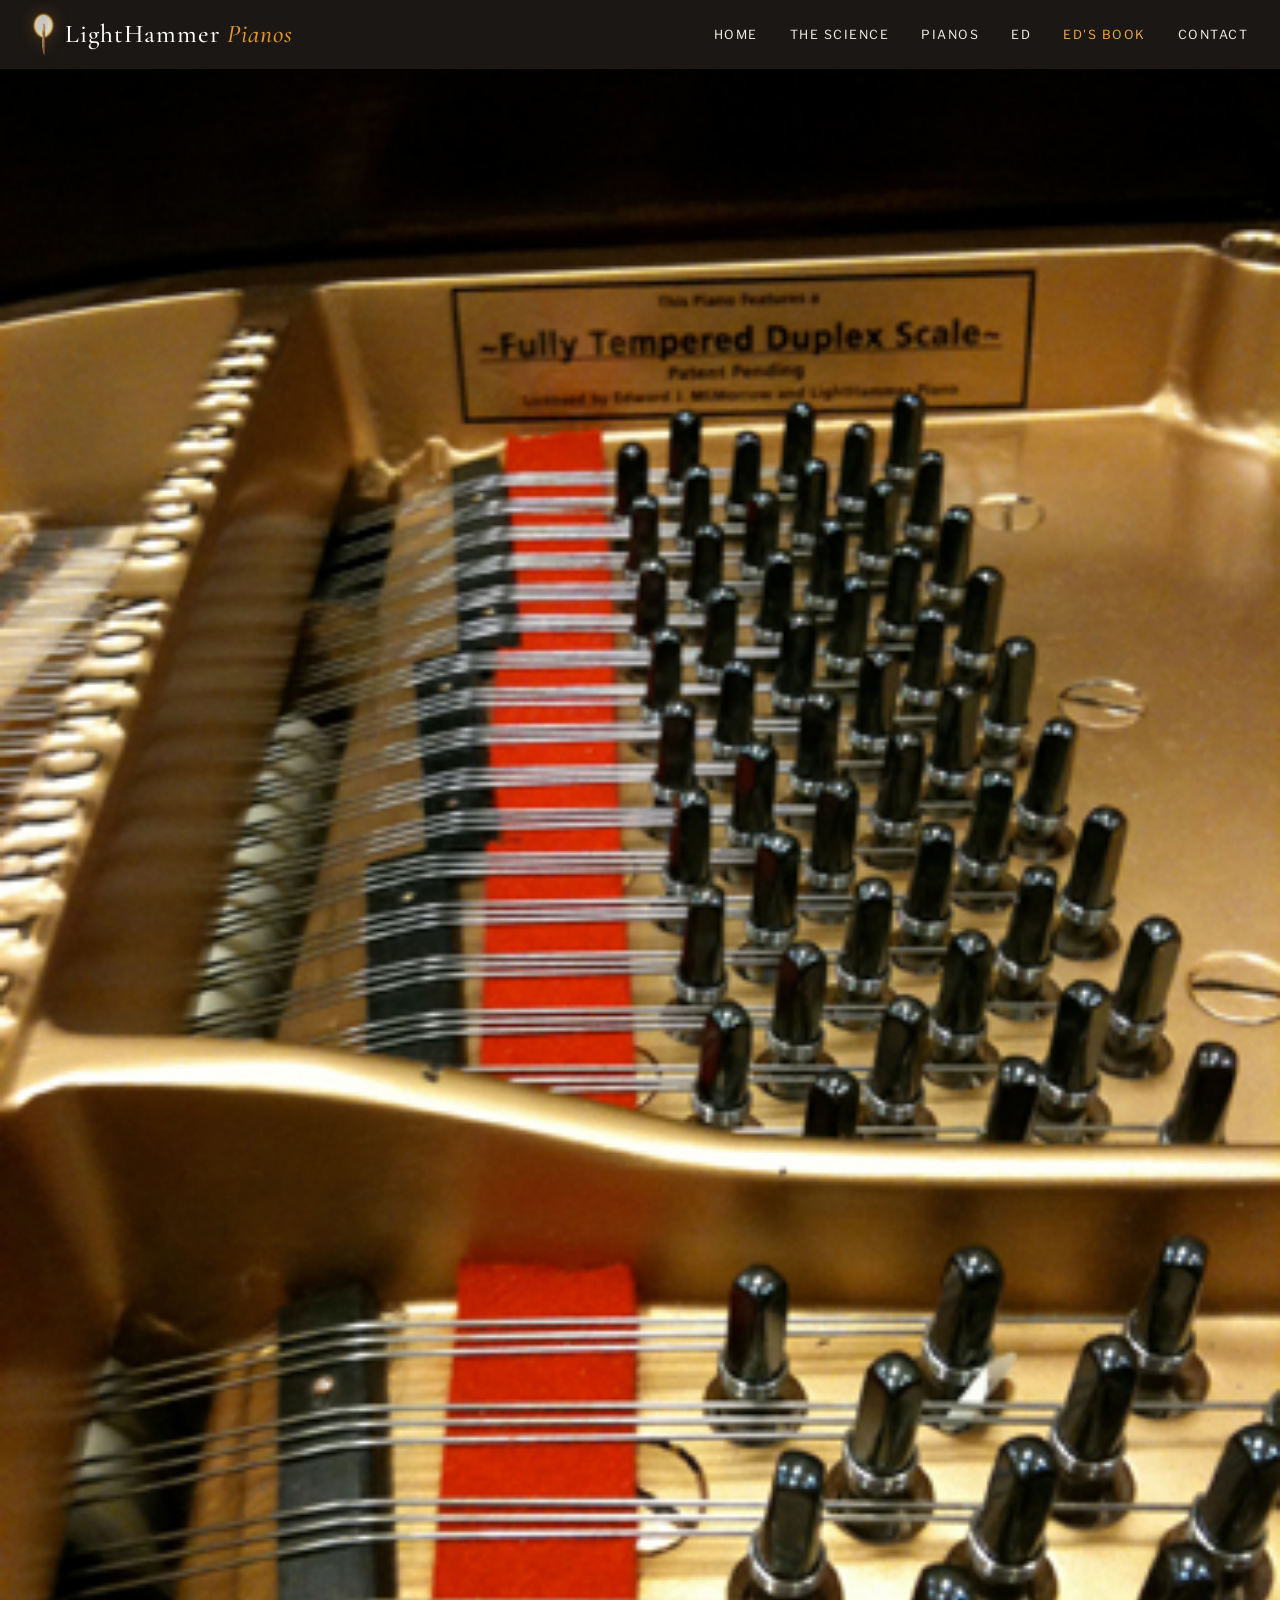
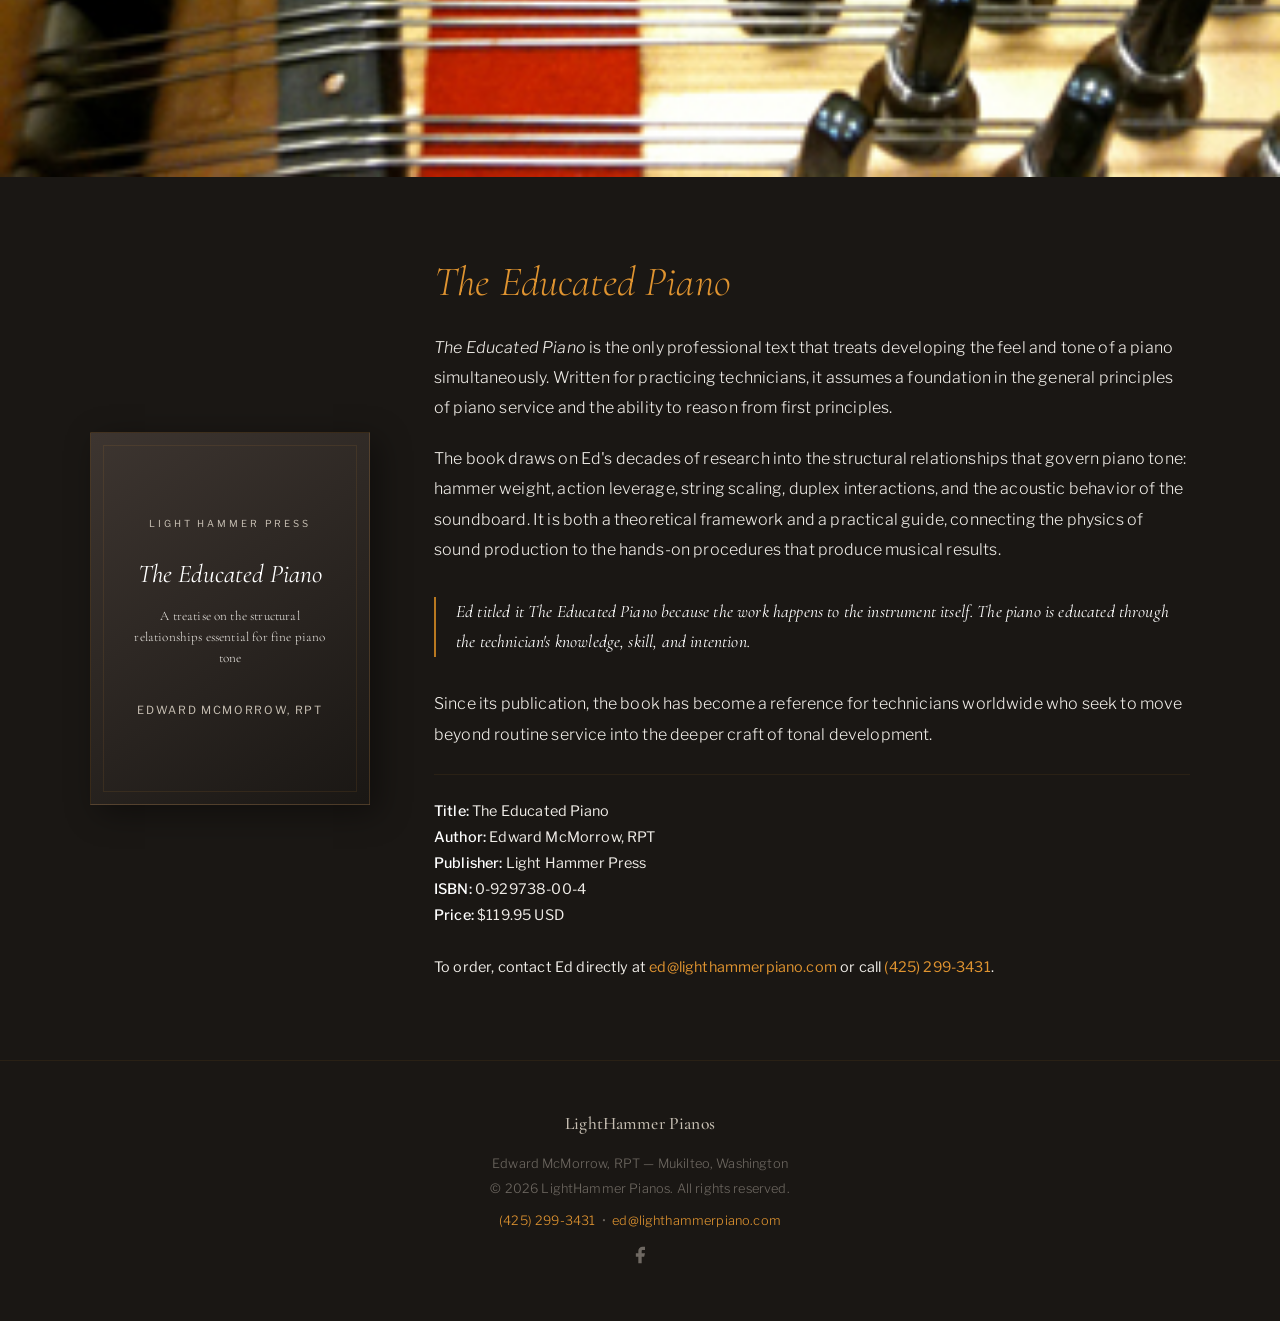
<file: book.html>
<!DOCTYPE html>
<html lang="en">
<head>
<meta charset="UTF-8">
<meta name="viewport" content="width=device-width, initial-scale=1.0">
<title>The Educated Piano | Ed's Book | LightHammer Pianos</title>
<meta name="description" content="The Educated Piano by Edward McMorrow, RPT. The only professional text on developing the feel and tone of a piano simultaneously.">
<link rel="preconnect" href="https://fonts.googleapis.com">
<link rel="preconnect" href="https://fonts.gstatic.com" crossorigin>
<link href="https://fonts.googleapis.com/css2?family=Cormorant+Garamond:ital,wght@0,300;0,400;0,500;0,600;1,300;1,400;1,500&family=Libre+Franklin:wght@300;400;500;600&display=swap" rel="stylesheet">
<link rel="stylesheet" href="style.css">
</head>
<body>

<nav class="nav" id="nav">
  <div class="nav-inner">
    <a href="index.html" class="nav-brand">
      <img src="images/logo-hammer.png" alt="LightHammer Pianos" class="nav-hammer">
      <span class="nav-wordmark">LightHammer <em>Pianos</em></span>
    </a>
    <button class="nav-toggle" id="navToggle" aria-label="Toggle menu">
      <span></span><span></span><span></span>
    </button>
    <ul class="nav-links" id="navLinks">
      <li><a href="index.html">Home</a></li>
      <li><a href="science.html">The Science</a></li>
      <li><a href="pianos.html">Pianos</a></li>
      <li><a href="about.html">Ed</a></li>
      <li><a href="book.html" class="active">Ed's Book</a></li>
      <li><a href="contact.html">Contact</a></li>
    </ul>
  </div>
</nav>

<div class="page-img">
  <img src="images/DuplexBridge4.jpg" alt="Duplex bridge detail on a piano">
</div>

<section class="content-section">
  <div class="content-inner">
    <div class="book-layout">
      <div class="book-cover">
        <div class="pub">Light Hammer Press</div>
        <div class="title">The Educated Piano</div>
        <div class="sub">A treatise on the structural relationships essential for fine piano tone</div>
        <div class="author">Edward McMorrow, RPT</div>
      </div>
      <div class="book-info">
        <h2 style="font-family:'Cormorant Garamond',Georgia,serif;font-size:clamp(1.8rem,3.5vw,2.6rem);font-weight:300;color:#fff;margin-bottom:1.5rem;line-height:1.25;"><em style="color:#E09430;">The Educated Piano</em></h2>
        <p><em>The Educated Piano</em> is the only professional text that treats developing the feel and tone of a piano simultaneously. Written for practicing technicians, it assumes a foundation in the general principles of piano service and the ability to reason from first principles.</p>
        <p>The book draws on Ed's decades of research into the structural relationships that govern piano tone: hammer weight, action leverage, string scaling, duplex interactions, and the acoustic behavior of the soundboard. It is both a theoretical framework and a practical guide, connecting the physics of sound production to the hands-on procedures that produce musical results.</p>
        <div class="book-highlight">Ed titled it <em>The Educated Piano</em> because the work happens to the instrument itself. The piano is educated through the technician's knowledge, skill, and intention.</div>
        <p>Since its publication, the book has become a reference for technicians worldwide who seek to move beyond routine service into the deeper craft of tonal development.</p>
        <div class="book-details">
          <strong>Title:</strong> The Educated Piano<br>
          <strong>Author:</strong> Edward McMorrow, RPT<br>
          <strong>Publisher:</strong> Light Hammer Press<br>
          <strong>ISBN:</strong> 0-929738-00-4<br>
          <strong>Price:</strong> $119.95 USD<br><br>
          To order, contact Ed directly at <a href="mailto:ed@lighthammerpiano.com" style="color:#E09430;">ed@lighthammerpiano.com</a> or call <a href="#" class="ph-link" style="color:#E09430;">(425) <span class="ph-num"></span></a>.
        </div>
      </div>
    </div>
  </div>
</section>

<footer class="footer">
  <div class="footer-inner">
    <div class="footer-brand">LightHammer Pianos</div>
    <p>Edward McMorrow, RPT &mdash; Mukilteo, Washington<br>&copy; <span id="yr"></span> LightHammer Pianos. All rights reserved.</p>
    <p class="footer-contact"><a href="#" class="ph-link">(425) <span class="ph-num"></span></a> &nbsp;&bull;&nbsp; <a href="mailto:ed@lighthammerpiano.com">ed@lighthammerpiano.com</a></p>
    <p class="footer-social"><a href="https://www.facebook.com/lighthammerpianos" target="_blank" rel="noopener" aria-label="Facebook"><svg xmlns="http://www.w3.org/2000/svg" width="20" height="20" viewBox="0 0 24 24" fill="currentColor"><path d="M18 2h-3a5 5 0 00-5 5v3H7v4h3v8h4v-8h3l1-4h-4V7a1 1 0 011-1h3z"/></svg></a></p>
  </div>
</footer>

<script>
document.getElementById('yr').textContent = new Date().getFullYear();
var tog = document.getElementById('navToggle');
var links = document.getElementById('navLinks');
tog.addEventListener('click', function() { tog.classList.toggle('open'); links.classList.toggle('open'); });
document.querySelectorAll('.ph-num').forEach(function(el) {
  el.textContent = '299-' + '3431';
  el.parentElement.href = 'tel:425' + '299' + '3431';
});
</script>
</body>
</html>
</file>
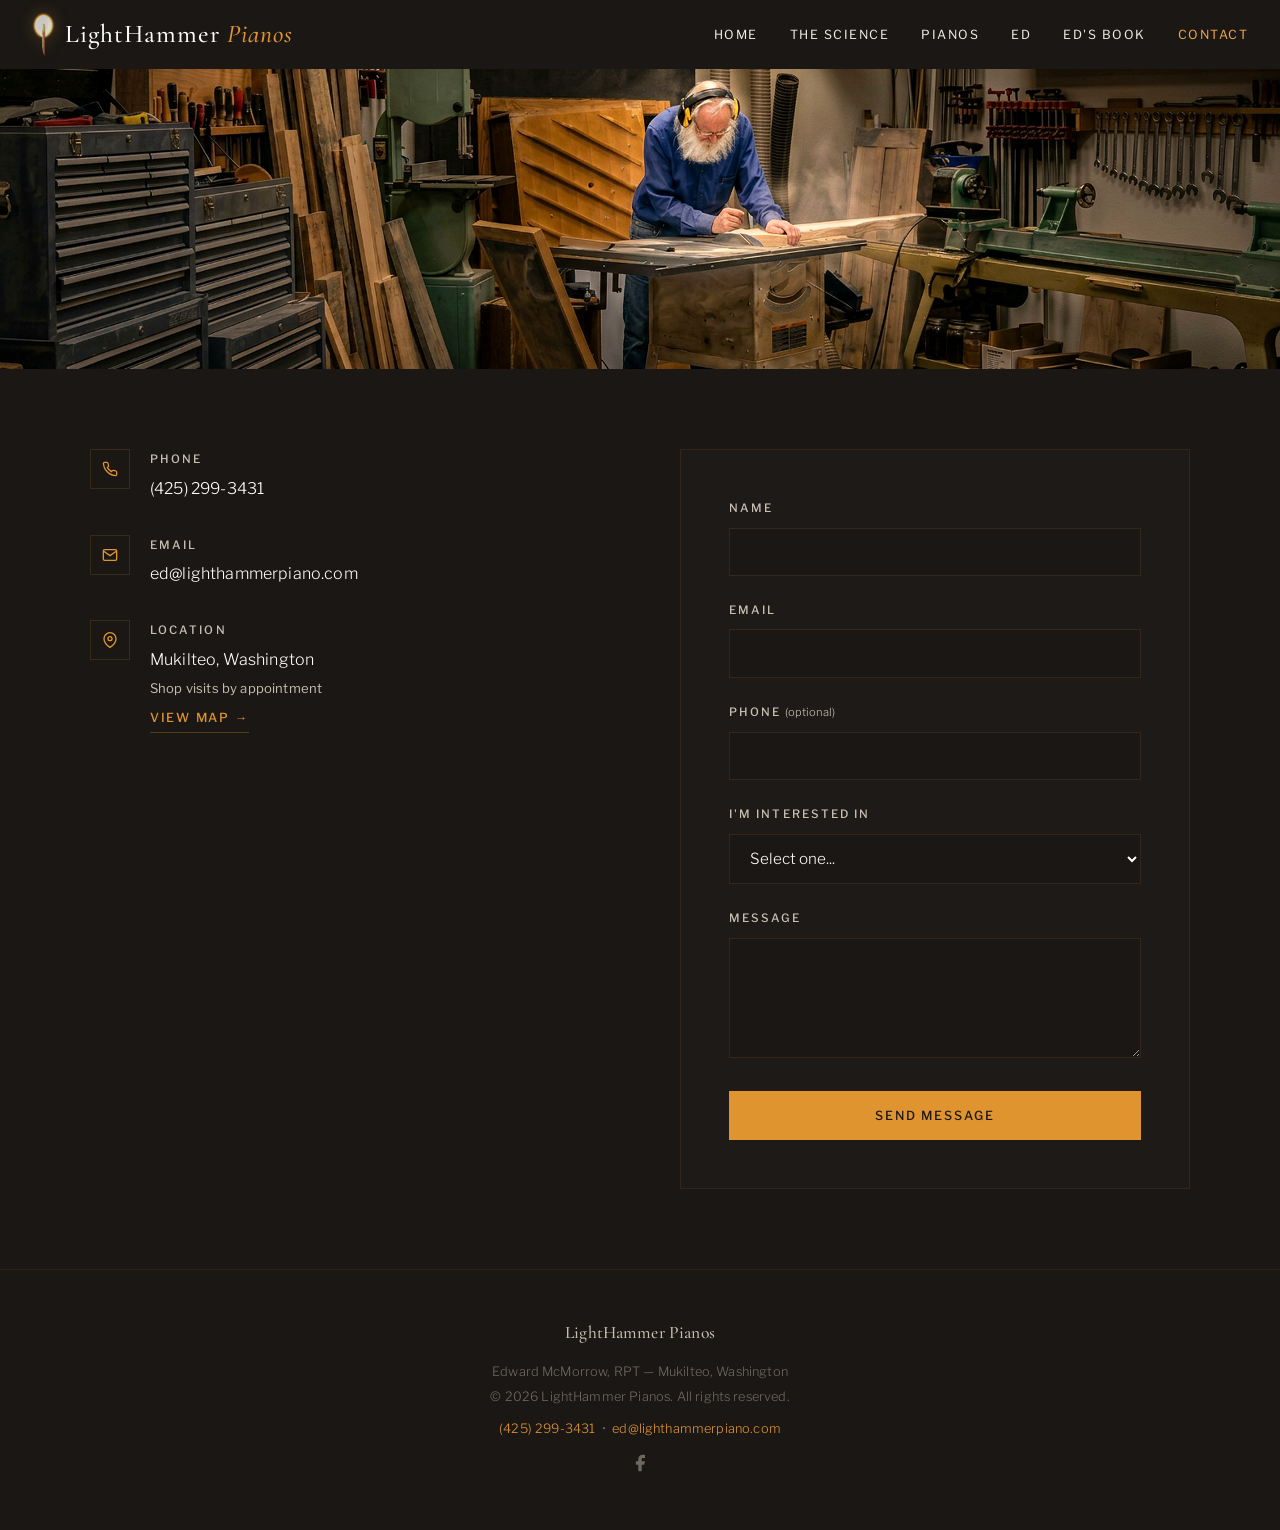
<file: contact.html>
<!DOCTYPE html>
<html lang="en">
<head>
<meta charset="UTF-8">
<meta name="viewport" content="width=device-width, initial-scale=1.0">
<title>Contact | LightHammer Pianos | Ed McMorrow, RPT</title>
<meta name="description" content="Contact Ed McMorrow at LightHammer Pianos. Piano rebuilding, sales, and consultation. Mukilteo, Washington.">
<link rel="preconnect" href="https://fonts.googleapis.com">
<link rel="preconnect" href="https://fonts.gstatic.com" crossorigin>
<link href="https://fonts.googleapis.com/css2?family=Cormorant+Garamond:ital,wght@0,300;0,400;0,500;0,600;1,300;1,400;1,500&family=Libre+Franklin:wght@300;400;500;600&display=swap" rel="stylesheet">
<link rel="stylesheet" href="style.css">
</head>
<body>

<nav class="nav" id="nav">
  <div class="nav-inner">
    <a href="index.html" class="nav-brand">
      <img src="images/logo-hammer.png" alt="LightHammer Pianos" class="nav-hammer">
      <span class="nav-wordmark">LightHammer <em>Pianos</em></span>
    </a>
    <button class="nav-toggle" id="navToggle" aria-label="Toggle menu">
      <span></span><span></span><span></span>
    </button>
    <ul class="nav-links" id="navLinks">
      <li><a href="index.html">Home</a></li>
      <li><a href="science.html">The Science</a></li>
      <li><a href="pianos.html">Pianos</a></li>
      <li><a href="about.html">Ed</a></li>
      <li><a href="book.html">Ed's Book</a></li>
      <li><a href="contact.html" class="active">Contact</a></li>
    </ul>
  </div>
</nav>

<div class="page-img">
  <picture>
    <source media="(max-width: 1024px)" srcset="images/contact-mobile-tablet.png">
    <img src="images/ed-rebuilding-pianos-lighthammer.png" alt="Ed McMorrow rebuilding pianos at LightHammer Pianos">
  </picture>
</div>

<section class="content-section">
  <div class="content-inner">
    <div class="contact-layout">
      <div>
        <div class="contact-item">
          <div class="contact-icon">
            <svg xmlns="http://www.w3.org/2000/svg" viewBox="0 0 24 24" fill="none" stroke="currentColor" stroke-width="2"><path d="M22 16.92v3a2 2 0 01-2.18 2 19.79 19.79 0 01-8.63-3.07 19.5 19.5 0 01-6-6 19.79 19.79 0 01-3.07-8.67A2 2 0 014.11 2h3a2 2 0 012 1.72 12.84 12.84 0 00.7 2.81 2 2 0 01-.45 2.11L8.09 9.91a16 16 0 006 6l1.27-1.27a2 2 0 012.11-.45 12.84 12.84 0 002.81.7A2 2 0 0122 16.92z"/></svg>
          </div>
          <div>
            <div class="contact-lbl">Phone</div>
            <div class="contact-val"><a href="#" class="ph-link">(425) <span class="ph-num"></span></a></div>
          </div>
        </div>
        <div class="contact-item">
          <div class="contact-icon">
            <svg xmlns="http://www.w3.org/2000/svg" viewBox="0 0 24 24" fill="none" stroke="currentColor" stroke-width="2"><path d="M4 4h16c1.1 0 2 .9 2 2v12c0 1.1-.9 2-2 2H4c-1.1 0-2-.9-2-2V6c0-1.1.9-2 2-2z"/><polyline points="22,6 12,13 2,6"/></svg>
          </div>
          <div>
            <div class="contact-lbl">Email</div>
            <div class="contact-val"><a href="mailto:ed@lighthammerpiano.com">ed@lighthammerpiano.com</a></div>
          </div>
        </div>
        <div class="contact-item">
          <div class="contact-icon">
            <svg xmlns="http://www.w3.org/2000/svg" viewBox="0 0 24 24" fill="none" stroke="currentColor" stroke-width="2"><path d="M21 10c0 7-9 13-9 13s-9-6-9-13a9 9 0 0118 0z"/><circle cx="12" cy="10" r="3"/></svg>
          </div>
          <div>
            <div class="contact-lbl">Location</div>
            <div class="contact-val">Mukilteo, Washington</div>
            <p style="font-size:.82rem; color:#C8C0B4; margin-top:.25rem; line-height:1.6;">Shop visits by appointment</p>
            <a href="https://www.google.com/maps/search/Mukilteo+Washington" target="_blank" rel="noopener" class="text-link" style="margin-top:.5rem;">View Map &rarr;</a>
          </div>
        </div>
      </div>
      <div>
        <form class="contact-form" action="https://api.web3forms.com/submit" method="POST">
          <input type="hidden" name="access_key" value="YOUR-WEB3FORMS-KEY">
          <input type="hidden" name="subject" value="LightHammer Pianos — New Contact Form Submission">
          <label for="name">Name</label>
          <input type="text" id="name" name="name" required>
          <label for="email">Email</label>
          <input type="email" id="email" name="email" required>
          <label for="phone">Phone <span style="font-weight:300;text-transform:none;letter-spacing:0;font-size:.7rem;">(optional)</span></label>
          <input type="tel" id="phone" name="phone">
          <label for="interest">I'm Interested In</label>
          <select id="interest" name="interest">
            <option value="">Select one...</option>
            <option value="piano-rebuilding">Piano rebuilding</option>
            <option value="piano-purchase">Purchasing a piano</option>
            <option value="consultation">Consultation</option>
            <option value="the-book">The Educated Piano (book)</option>
            <option value="other">Other</option>
          </select>
          <label for="message">Message</label>
          <textarea id="message" name="message" required></textarea>
          <button type="submit">Send Message</button>
        </form>
      </div>
    </div>
  </div>
</section>

<footer class="footer">
  <div class="footer-inner">
    <div class="footer-brand">LightHammer Pianos</div>
    <p>Edward McMorrow, RPT &mdash; Mukilteo, Washington<br>&copy; <span id="yr"></span> LightHammer Pianos. All rights reserved.</p>
    <p class="footer-contact"><a href="#" class="ph-link">(425) <span class="ph-num"></span></a> &nbsp;&bull;&nbsp; <a href="mailto:ed@lighthammerpiano.com">ed@lighthammerpiano.com</a></p>
    <p class="footer-social"><a href="https://www.facebook.com/lighthammerpianos" target="_blank" rel="noopener" aria-label="Facebook"><svg xmlns="http://www.w3.org/2000/svg" width="20" height="20" viewBox="0 0 24 24" fill="currentColor"><path d="M18 2h-3a5 5 0 00-5 5v3H7v4h3v8h4v-8h3l1-4h-4V7a1 1 0 011-1h3z"/></svg></a></p>
  </div>
</footer>

<script>
document.getElementById('yr').textContent = new Date().getFullYear();
var tog = document.getElementById('navToggle');
var links = document.getElementById('navLinks');
tog.addEventListener('click', function() { tog.classList.toggle('open'); links.classList.toggle('open'); });
document.querySelectorAll('.ph-num').forEach(function(el) {
  el.textContent = '299-' + '3431';
  el.parentElement.href = 'tel:425' + '299' + '3431';
});
</script>
</body>
</html>
</file>
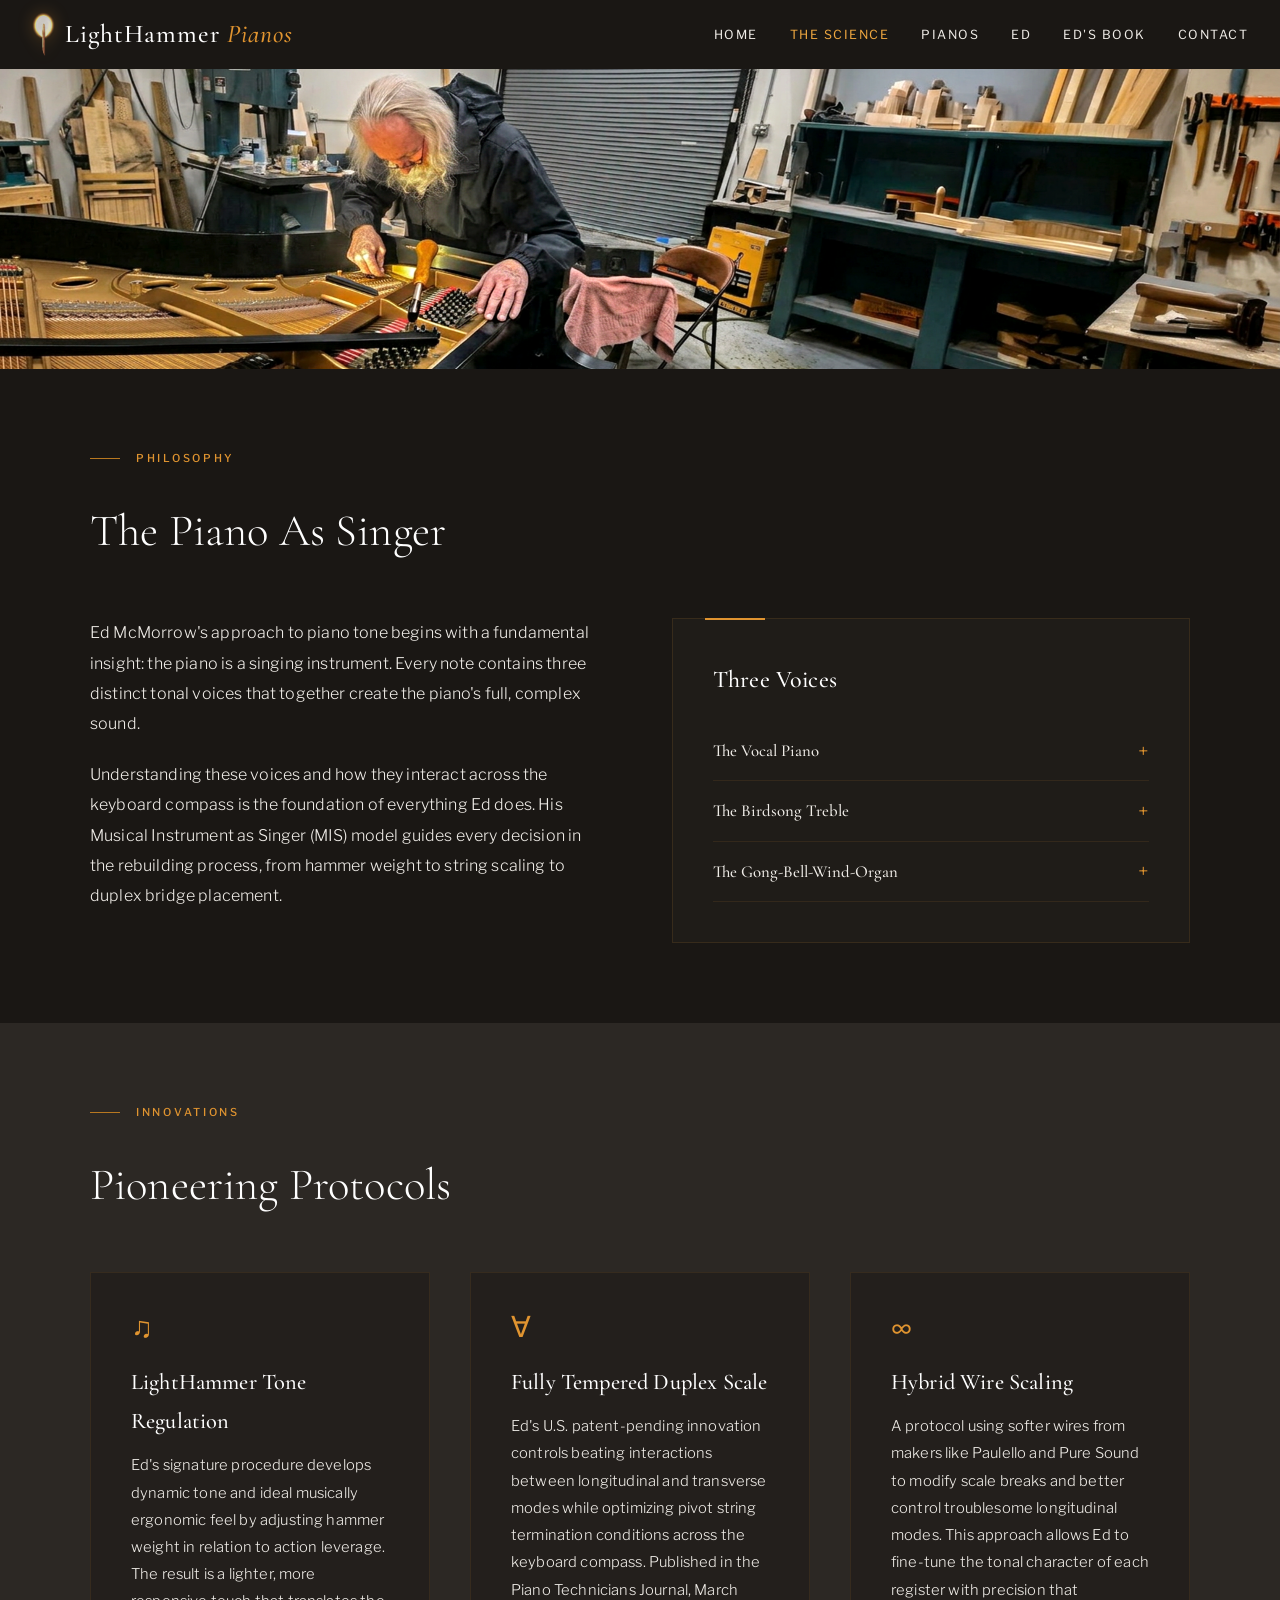
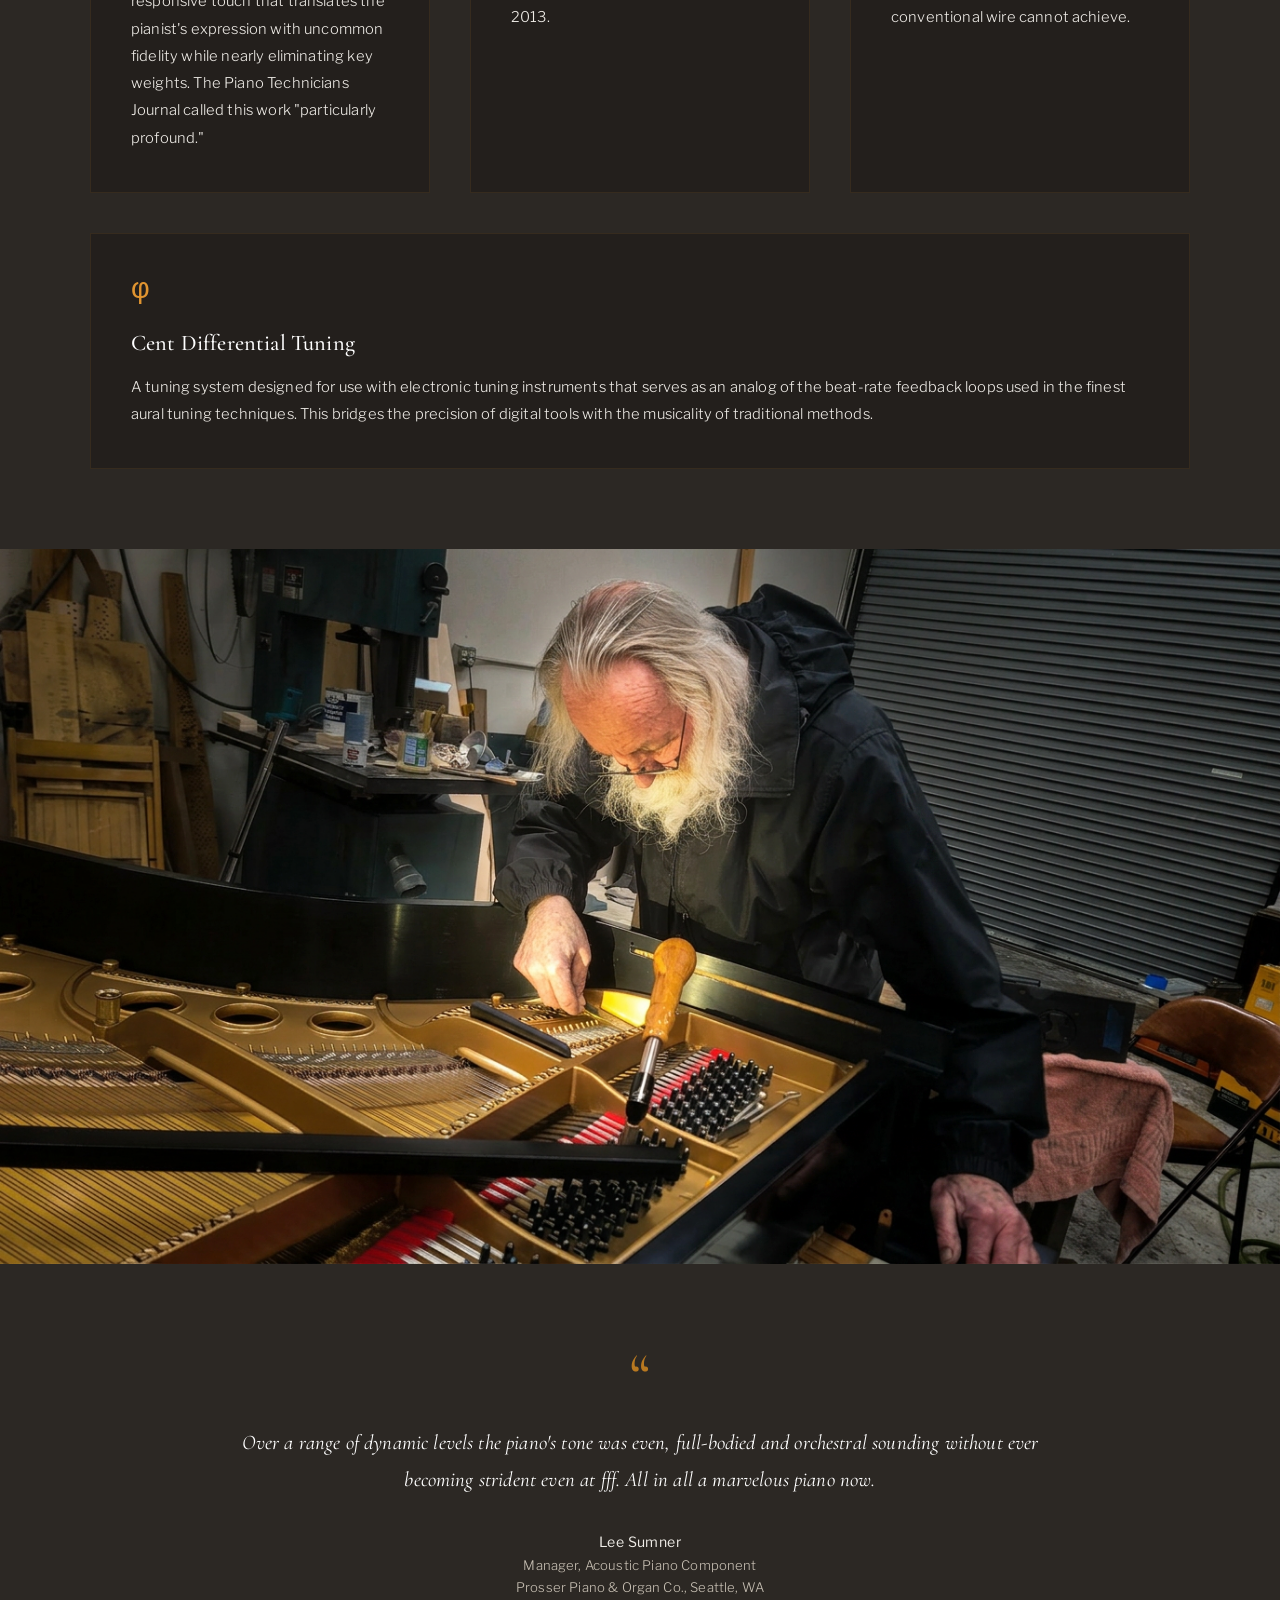
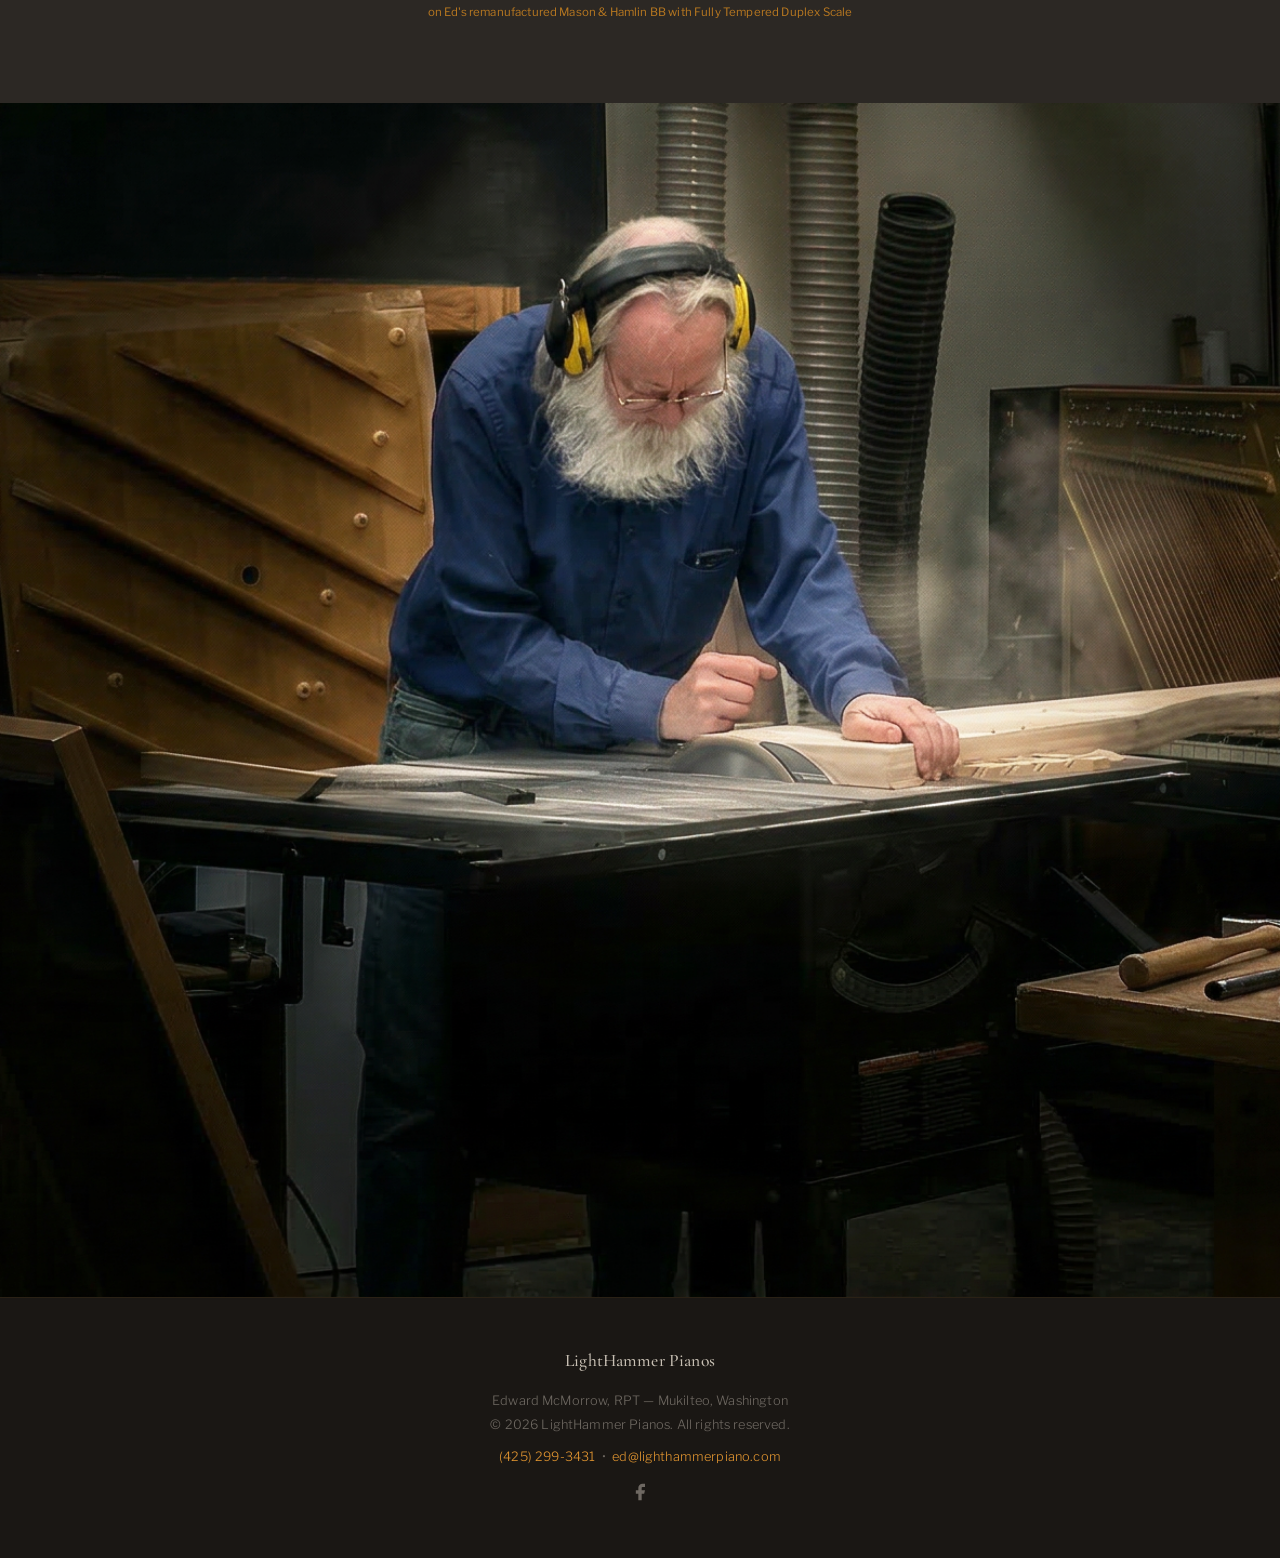
<file: science.html>
<!DOCTYPE html>
<html lang="en">
<head>
<meta charset="UTF-8">
<meta name="viewport" content="width=device-width, initial-scale=1.0">
<title>The Science | LightHammer Pianos | Ed McMorrow, RPT</title>
<meta name="description" content="The science behind LightHammer Tone Regulation, Fully Tempered Duplex Scale, Hybrid Wire Scaling, and Cent Differential Tuning.">
<link rel="preconnect" href="https://fonts.googleapis.com">
<link rel="preconnect" href="https://fonts.gstatic.com" crossorigin>
<link href="https://fonts.googleapis.com/css2?family=Cormorant+Garamond:ital,wght@0,300;0,400;0,500;0,600;1,300;1,400;1,500&family=Libre+Franklin:wght@300;400;500;600&display=swap" rel="stylesheet">
<link rel="stylesheet" href="style.css">
</head>
<body>

<nav class="nav" id="nav">
  <div class="nav-inner">
    <a href="index.html" class="nav-brand">
      <img src="images/logo-hammer.png" alt="LightHammer Pianos" class="nav-hammer">
      <span class="nav-wordmark">LightHammer <em>Pianos</em></span>
    </a>
    <button class="nav-toggle" id="navToggle" aria-label="Toggle menu">
      <span></span><span></span><span></span>
    </button>
    <ul class="nav-links" id="navLinks">
      <li><a href="index.html">Home</a></li>
      <li><a href="science.html" class="active">The Science</a></li>
      <li><a href="pianos.html">Pianos</a></li>
      <li><a href="about.html">Ed</a></li>
      <li><a href="book.html">Ed's Book</a></li>
      <li><a href="contact.html">Contact</a></li>
    </ul>
  </div>
</nav>

<div class="page-img">
  <picture>
    <source media="(max-width: 1024px)" srcset="images/the-science-mobile-tablet.png">
    <img src="images/ed-doing-calculations.png" alt="Ed McMorrow — The Science of Fine Piano Tone">
  </picture>
</div>

<section class="content-section">
  <div class="content-inner">
    <div class="section-label">Philosophy</div>
    <h2 class="section-h2">The Piano As Singer</h2>
    <div class="two-col">
      <div class="prose-match">
        <p>Ed McMorrow's approach to piano tone begins with a fundamental insight: the piano is a singing instrument. Every note contains three distinct tonal voices that together create the piano's full, complex sound.</p>
        <p>Understanding these voices and how they interact across the keyboard compass is the foundation of everything Ed does. His Musical Instrument as Singer (MIS) model guides every decision in the rebuilding process, from hammer weight to string scaling to duplex bridge placement.</p>
      </div>
      <div>
        <div class="mis-card">
          <h3>Three Voices</h3>
          <div class="accordion">
            <button class="acc-toggle" aria-expanded="false"><span>The Vocal Piano</span><span class="acc-icon">+</span></button>
            <div class="acc-panel">
              <p>The tenor range of the piano, where the instrument most closely resembles the human singing voice. This is where the piano's emotional core lives, where melody is most naturally expressed and where tonal balance matters most.</p>
            </div>
          </div>
          <div class="accordion">
            <button class="acc-toggle" aria-expanded="false"><span>The Birdsong Treble</span><span class="acc-icon">+</span></button>
            <div class="acc-panel">
              <p>The upper register, where the piano produces bright, clear, singing tones. Proper hammer weight and string termination in this range create a treble that sparkles without becoming brittle or harsh.</p>
            </div>
          </div>
          <div class="accordion">
            <button class="acc-toggle" aria-expanded="false"><span>The Gong-Bell-Wind-Organ</span><span class="acc-icon">+</span></button>
            <div class="acc-panel">
              <p>The bass register, where the piano produces deep, resonant, organ-like tones. The interaction between fundamental frequencies and their overtones creates the richness and warmth that distinguishes a fine piano from an ordinary one.</p>
            </div>
          </div>
        </div>
      </div>
    </div>
  </div>
</section>

<section class="content-section alt-bg">
  <div class="content-inner">
    <div class="section-label">Innovations</div>
    <h2 class="section-h2">Pioneering Protocols</h2>
    <div class="card-grid">
      <div class="card">
        <span class="card-icon">&#9835;</span>
        <h3>LightHammer Tone Regulation</h3>
        <p>Ed's signature procedure develops dynamic tone and ideal musically ergonomic feel by adjusting hammer weight in relation to action leverage. The result is a lighter, more responsive touch that translates the pianist's expression with uncommon fidelity while nearly eliminating key weights. The Piano Technicians Journal called this work "particularly profound."</p>
      </div>
      <div class="card">
        <span class="card-icon">&#8704;</span>
        <h3>Fully Tempered Duplex Scale</h3>
        <p>Ed's U.S. patent-pending innovation controls beating interactions between longitudinal and transverse modes while optimizing pivot string termination conditions across the keyboard compass. Published in the Piano Technicians Journal, March 2013.</p>
      </div>
      <div class="card">
        <span class="card-icon">&#8734;</span>
        <h3>Hybrid Wire Scaling</h3>
        <p>A protocol using softer wires from makers like Paulello and Pure Sound to modify scale breaks and better control troublesome longitudinal modes. This approach allows Ed to fine-tune the tonal character of each register with precision that conventional wire cannot achieve.</p>
      </div>
      <div class="card">
        <span class="card-icon">&phi;</span>
        <h3>Cent Differential Tuning</h3>
        <p>A tuning system designed for use with electronic tuning instruments that serves as an analog of the beat-rate feedback loops used in the finest aural tuning techniques. This bridges the precision of digital tools with the musicality of traditional methods.</p>
      </div>
    </div>
  </div>
</section>

<div class="divider-img">
  <img src="images/ed-fine-tuning.png" alt="Ed McMorrow fine-tuning a piano at LightHammer Pianos" loading="lazy">
</div>

<section class="testimonial">
  <div class="testimonial-inner">
    <div class="quote-mark">&ldquo;</div>
    <blockquote>Over a range of dynamic levels the piano's tone was even, full-bodied and orchestral sounding without ever becoming strident even at <em>fff</em>. All in all a marvelous piano now.</blockquote>
    <cite>Lee Sumner</cite>
    <p class="cite-title">Manager, Acoustic Piano Component<br>Prosser Piano &amp; Organ Co., Seattle, WA</p>
    <p class="cite-context">on Ed's remanufactured Mason &amp; Hamlin BB with Fully Tempered Duplex Scale</p>
  </div>
</section>

<div class="divider-img">
  <img src="images/ed-tablesaw.png" alt="Ed McMorrow at the table saw at LightHammer Pianos" loading="lazy">
</div>

<footer class="footer">
  <div class="footer-inner">
    <div class="footer-brand">LightHammer Pianos</div>
    <p>Edward McMorrow, RPT &mdash; Mukilteo, Washington<br>&copy; <span id="yr"></span> LightHammer Pianos. All rights reserved.</p>
    <p class="footer-contact"><a href="#" class="ph-link">(425) <span class="ph-num"></span></a> &nbsp;&bull;&nbsp; <a href="mailto:ed@lighthammerpiano.com">ed@lighthammerpiano.com</a></p>
    <p class="footer-social"><a href="https://www.facebook.com/lighthammerpianos" target="_blank" rel="noopener" aria-label="Facebook"><svg xmlns="http://www.w3.org/2000/svg" width="20" height="20" viewBox="0 0 24 24" fill="currentColor"><path d="M18 2h-3a5 5 0 00-5 5v3H7v4h3v8h4v-8h3l1-4h-4V7a1 1 0 011-1h3z"/></svg></a></p>
  </div>
</footer>

<script>
document.getElementById('yr').textContent = new Date().getFullYear();
var tog = document.getElementById('navToggle');
var links = document.getElementById('navLinks');
tog.addEventListener('click', function() { tog.classList.toggle('open'); links.classList.toggle('open'); });
document.querySelectorAll('.ph-num').forEach(function(el) {
  el.textContent = '299-' + '3431';
  el.parentElement.href = 'tel:425' + '299' + '3431';
});
document.querySelectorAll('.acc-toggle').forEach(function(btn) {
  btn.addEventListener('click', function() {
    var panel = this.nextElementSibling;
    var icon = this.querySelector('.acc-icon');
    var expanded = this.getAttribute('aria-expanded') === 'true';
    this.setAttribute('aria-expanded', !expanded);
    panel.style.maxHeight = expanded ? '0' : panel.scrollHeight + 'px';
    icon.textContent = expanded ? '+' : '\u2013';
  });
});
</script>
</body>
</html>
</file>
<file: style.css>
/* ═══════════════════════════════════════
   LightHammer Pianos — Static Site CSS
   ═══════════════════════════════════════ */

*, *::before, *::after { box-sizing: border-box; margin: 0; padding: 0; }
html { font-size: 16px; }
body {
  font-family: 'Libre Franklin', 'Segoe UI', sans-serif;
  background: #1A1714;
  color: #F0EDE8;
  line-height: 1.75;
  letter-spacing: .01em;
  -webkit-font-smoothing: antialiased;
}
img { max-width: 100%; height: auto; display: block; }
a { color: #F0EDE8; text-decoration: none; transition: color .3s; }
a:hover { color: #F0A840; }

/* ─── Navigation ─── */
.nav {
  position: sticky;
  top: 0;
  z-index: 1000;
  background: #1A1714;
}
.nav-inner {
  max-width: 1400px;
  margin: 0 auto;
  display: flex;
  align-items: center;
  padding: .75rem 2rem;
}
.nav-brand {
  display: flex;
  align-items: center;
  gap: .6rem;
  flex-shrink: 0;
}
.nav-brand:hover { opacity: .9; }
.nav-hammer {
  height: 44px;
  width: auto;
  filter: brightness(1.3) drop-shadow(0 0 8px rgba(224,148,48,.4));
}
.nav-wordmark {
  font-family: 'Cormorant Garamond', Georgia, serif;
  font-size: 1.6rem;
  font-weight: 500;
  letter-spacing: .04em;
  color: #fff;
}
.nav-wordmark em { font-style: italic; color: #E09430; }
.nav-links {
  display: flex;
  gap: 2rem;
  list-style: none;
  margin: 0 0 0 auto;
  padding: 0;
  align-items: center;
}
.nav-links a {
  font-size: .78rem;
  font-weight: 400;
  letter-spacing: .12em;
  text-transform: uppercase;
  color: #F0EDE8;
  transition: color .3s;
}
.nav-links a:hover, .nav-links a.active { color: #F0A840; }
.nav-toggle {
  display: none;
  background: none;
  border: none;
  cursor: pointer;
  padding: .5rem;
  margin-left: auto;
}
.nav-toggle span {
  display: block;
  width: 24px;
  height: 2px;
  background: #E09430;
  margin: 5px 0;
  transition: all .3s;
}
.nav-toggle.open span:nth-child(1) { transform: rotate(45deg) translate(5px, 5px); }
.nav-toggle.open span:nth-child(2) { opacity: 0; }
.nav-toggle.open span:nth-child(3) { transform: rotate(-45deg) translate(5px, -5px); }

/* ─── Home Header Image ─── */
.home-header { line-height: 0; }
.home-header a { display: block; line-height: 0; }
.home-header img { width: 100%; height: auto; }

/* ─── Screen Reader Only ─── */
.sr-only {
  position: absolute; width: 1px; height: 1px;
  padding: 0; margin: -1px; overflow: hidden;
  clip: rect(0,0,0,0); border: 0;
}

/* ─── Page Image (no overlay) ─── */
.page-img { line-height: 0; }
.page-img img { width: 100%; height: auto; }

/* ─── Intro Section ─── */
.intro { padding: 5rem 2rem; }
.intro-inner {
  max-width: 1100px;
  margin: 0 auto;
  display: flex;
  flex-wrap: wrap;
  gap: 4rem;
  align-items: center;
}
.intro-img { flex: 1 1 400px; min-width: 0; }
.intro-img img { width: 100%; border-radius: 2px; }
.intro-text { flex: 1 1 450px; min-width: 0; }
.intro-text h2 {
  font-family: 'Cormorant Garamond', Georgia, serif;
  font-size: clamp(1.8rem, 3.5vw, 2.8rem);
  font-weight: 300;
  color: #E09430;
  margin-bottom: 1.5rem;
  letter-spacing: .02em;
}
.intro-text .lead {
  font-family: 'Cormorant Garamond', Georgia, serif;
  font-size: 1.25rem;
  color: #fff;
  line-height: 1.7;
  margin-bottom: 1.25rem;
}
.intro-text p {
  font-size: 1rem;
  font-weight: 300;
  color: #F0EDE8;
  line-height: 1.9;
  margin-bottom: 1.25rem;
}
.text-link {
  display: inline-block;
  font-size: .78rem;
  font-weight: 500;
  letter-spacing: .14em;
  text-transform: uppercase;
  color: #E09430;
  border-bottom: 1px solid rgba(224,148,48,.3);
  padding-bottom: .2rem;
  margin-top: .5rem;
  transition: border-color .3s;
}
.text-link:hover { color: #F0A840; border-color: #E09430; }

/* ─── Divider Image ─── */
.divider-img { line-height: 0; }
.divider-img img { width: 100%; height: auto; }

/* ─── Testimonial ─── */
.testimonial {
  padding: 5rem 2rem;
  background: #2C2824;
  text-align: center;
}
.testimonial-inner { max-width: 850px; margin: 0 auto; }
.quote-mark {
  font-family: 'Cormorant Garamond', Georgia, serif;
  font-size: 4rem; color: #B87820; line-height: 1; margin-bottom: 1rem;
}
.testimonial blockquote {
  font-family: 'Cormorant Garamond', Georgia, serif;
  font-size: clamp(1.1rem, 2vw, 1.3rem);
  font-style: italic; color: #fff; line-height: 1.8;
  margin-bottom: 2rem; border: none; padding: 0;
}
.testimonial cite {
  font-family: 'Libre Franklin', sans-serif;
  font-size: .88rem; font-weight: 400; color: #F0EDE8;
  font-style: normal; display: block; letter-spacing: .03em;
}
.cite-title { font-size: .82rem; font-weight: 300; color: #C8C0B4; line-height: 1.65; }
.cite-context { font-size: .72rem; color: #B87820; margin-top: .25rem; }

/* ─── Pathway Cards ─── */
.pathways { padding: 5rem 2rem; }
.pathways-inner {
  max-width: 1100px; margin: 0 auto;
  display: flex; flex-wrap: wrap; gap: 2.5rem;
}
.pathway {
  flex: 1 1 280px; min-width: 0;
  border: 1px solid rgba(224,148,48,.1);
  background: rgba(44,40,36,.2);
  transition: all .4s; display: block; color: #F0EDE8;
}
.pathway:hover {
  border-color: rgba(224,148,48,.25);
  background: rgba(44,40,36,.4); color: #fff;
}
.pathway-img { width: 100%; overflow: hidden; }
.pathway-img img { width: 100%; height: auto; display: block; }
.pathway h3 {
  font-family: 'Cormorant Garamond', Georgia, serif;
  font-size: 1.3rem; font-weight: 500; color: #fff;
  margin: 1.5rem 1.5rem .5rem;
}
.pathway p {
  font-size: .9rem; font-weight: 300; color: #C8C0B4;
  line-height: 1.7; margin: 0 1.5rem 1rem;
}
.pathway-link {
  display: inline-block; font-size: .72rem; font-weight: 500;
  letter-spacing: .12em; text-transform: uppercase; color: #E09430;
  margin: 0 1.5rem 1.5rem;
}

/* ─── Content Sections ─── */
.content-section { padding: 5rem 2rem; }
.content-inner { max-width: 1100px; margin: 0 auto; }
.alt-bg { background: #2C2824; }

/* ─── Two Column ─── */
.two-col {
  display: flex; flex-wrap: wrap; gap: 4rem; align-items: flex-start;
}
.two-col > * { flex: 1 1 420px; min-width: 0; }

/* ─── Matching Prose ─── */
.prose-match p {
  font-family: 'Libre Franklin', sans-serif;
  font-size: 1rem; font-weight: 300; color: #F0EDE8;
  line-height: 1.9; margin-bottom: 1.25rem; letter-spacing: .01em;
}

/* ─── Section Labels ─── */
.section-label {
  font-family: 'Libre Franklin', sans-serif;
  font-size: .68rem; font-weight: 500; letter-spacing: .25em;
  text-transform: uppercase; color: #E09430;
  margin-bottom: 1.5rem; display: flex; align-items: center; gap: 1rem;
}
.section-label::before { content: ''; width: 30px; height: 1px; background: #B87820; }
.section-h2 {
  font-family: 'Cormorant Garamond', Georgia, serif;
  font-size: clamp(1.8rem, 4vw, 2.8rem); font-weight: 300;
  color: #fff; margin-bottom: 3rem;
}

/* ─── Innovation Cards ─── */
.card-grid { display: flex; flex-wrap: wrap; gap: 2.5rem; }
.card {
  flex: 1 1 300px; min-width: 0; padding: 2.5rem;
  border: 1px solid rgba(224,148,48,.1); background: rgba(26,23,20,.5);
  transition: all .4s; position: relative; overflow: hidden;
}
.card::before {
  content: ''; position: absolute; top: 0; left: 0;
  width: 100%; height: 2px;
  background: linear-gradient(90deg, #E09430, transparent);
  transform: scaleX(0); transform-origin: left; transition: transform .5s;
}
.card:hover::before { transform: scaleX(1); }
.card:hover { border-color: rgba(224,148,48,.25); background: rgba(44,40,36,.5); }
.card-icon { font-size: 1.8rem; margin-bottom: 1.25rem; display: block; line-height: 1; color: #E09430; }
.card h3 {
  font-family: 'Cormorant Garamond', Georgia, serif;
  font-size: 1.4rem; font-weight: 500; color: #fff; margin-bottom: .75rem;
}
.card p { font-size: .92rem; font-weight: 300; color: #F0EDE8; line-height: 1.85; }

/* ─── MIS Card ─── */
.mis-card {
  padding: 2.5rem; border: 1px solid rgba(224,148,48,.12);
  background: rgba(44,40,36,.3); position: relative;
}
.mis-card::before {
  content: ''; position: absolute; top: -1px; left: 2rem;
  width: 60px; height: 2px; background: #E09430;
}
.mis-card h3 {
  font-family: 'Cormorant Garamond', Georgia, serif;
  font-size: 1.5rem; font-weight: 500; color: #fff; margin-bottom: 1.25rem;
}
.mis-card p {
  font-size: .95rem; font-weight: 300; color: #F0EDE8;
  line-height: 1.85; margin-bottom: 1rem;
}

/* ─── Accordion ─── */
.accordion { border-bottom: 1px solid rgba(224,148,48,.1); }
.acc-toggle {
  width: 100%; display: flex; justify-content: space-between; align-items: center;
  padding: 1.1rem 0; background: none; border: none; cursor: pointer;
  font-family: 'Cormorant Garamond', Georgia, serif;
  font-size: 1.05rem; font-weight: 500; color: #F0EDE8;
  text-align: left; transition: color .3s;
}
.acc-toggle:hover { color: #E09430; }
.acc-icon {
  font-family: 'Libre Franklin', sans-serif;
  font-size: 1.2rem; font-weight: 300; color: #E09430;
  flex-shrink: 0; margin-left: 1rem;
}
.acc-panel { max-height: 0; overflow: hidden; transition: max-height .4s ease; }
.acc-panel p {
  padding: 0 0 1.25rem; font-size: .9rem; font-weight: 300;
  color: #F0EDE8; line-height: 1.8;
}

/* ─── Services List ─── */
.services-list { columns: 2; column-gap: 2.5rem; }
.service-item {
  display: flex; align-items: baseline; gap: .75rem;
  margin-bottom: 1.1rem; break-inside: avoid;
}
.service-item::before {
  content: ''; width: 5px; height: 5px; background: #E09430;
  border-radius: 50%; flex-shrink: 0; margin-top: .45rem;
}
.service-item span { font-size: .95rem; font-weight: 300; color: #fff; line-height: 1.6; }
.centered-quote {
  font-family: 'Cormorant Garamond', Georgia, serif;
  font-size: 1.15rem; font-style: italic; color: #fff;
  text-align: center; margin: 2.5rem 0; line-height: 1.7; padding: 0 1rem;
}

/* ─── About ─── */
.aside-box {
  position: relative; padding: 2.5rem;
  border: 1px solid rgba(224,148,48,.12); background: rgba(44,40,36,.3);
}
.aside-box::before {
  content: ''; position: absolute; top: -1px; left: 2rem;
  width: 60px; height: 2px; background: #E09430;
}
.aside-box h3 {
  font-family: 'Libre Franklin', sans-serif;
  font-size: .68rem; font-weight: 500; letter-spacing: .22em;
  text-transform: uppercase; color: #F0EDE8; margin-bottom: 1.5rem;
}
.cred { display: flex; align-items: baseline; gap: 1rem; margin-bottom: 1.2rem; }
.cred:last-child { margin-bottom: 0; }
.cred::before {
  content: ''; width: 4px; height: 4px; background: #E09430;
  border-radius: 50%; flex-shrink: 0; margin-top: .55rem;
}
.cred span { font-size: .9rem; font-weight: 300; color: #F0EDE8; line-height: 1.7; }
.cred strong { font-weight: 500; color: #fff; }
.cred em { color: #fff; }

/* ─── Book ─── */
.book-layout { display: flex; flex-wrap: wrap; gap: 4rem; align-items: center; }
.book-cover {
  flex: 0 0 280px; aspect-ratio: 3/4;
  background: linear-gradient(145deg, #3D3530 0%, #1A1714 100%);
  border: 1px solid rgba(224,148,48,.15);
  display: flex; flex-direction: column; justify-content: center; align-items: center;
  padding: 2.5rem; text-align: center; position: relative;
  box-shadow: 8px 8px 30px rgba(0,0,0,.4);
}
.book-cover::before {
  content: ''; position: absolute;
  top: 12px; left: 12px; right: 12px; bottom: 12px;
  border: 1px solid rgba(224,148,48,.1);
}
.book-cover .pub { font-size: .6rem; letter-spacing: .3em; text-transform: uppercase; color: #C8C0B4; margin-bottom: 1.5rem; }
.book-cover .title {
  font-family: 'Cormorant Garamond', Georgia, serif;
  font-size: 1.6rem; font-weight: 400; font-style: italic;
  color: #fff; line-height: 1.3; margin-bottom: 1rem;
}
.book-cover .sub {
  font-family: 'Cormorant Garamond', Georgia, serif;
  font-size: .82rem; font-weight: 300; color: #F0EDE8; line-height: 1.6;
}
.book-cover .author { font-size: .7rem; letter-spacing: .15em; text-transform: uppercase; color: #C8C0B4; margin-top: 2rem; }
.book-info { flex: 1 1 400px; min-width: 0; }
.book-info p { font-size: 1rem; font-weight: 300; color: #F0EDE8; line-height: 1.9; margin-bottom: 1.25rem; }
.book-highlight {
  font-family: 'Cormorant Garamond', Georgia, serif;
  font-size: 1.1rem; font-style: italic; color: #fff;
  border-left: 2px solid #B87820; padding-left: 1.25rem; margin: 2rem 0; line-height: 1.7;
}
.book-details {
  margin-top: 1.5rem; padding-top: 1.5rem;
  border-top: 1px solid rgba(224,148,48,.08);
  font-size: .9rem; color: #F0EDE8; line-height: 1.8;
}
.book-details strong { color: #fff; font-weight: 500; }

/* ─── Contact ─── */
.contact-layout {
  display: flex; flex-wrap: wrap; gap: 5rem;
}
.contact-layout > * { flex: 1 1 400px; min-width: 0; }
.contact-item {
  display: flex; align-items: flex-start; gap: 1.25rem; margin-bottom: 2rem;
}
.contact-icon {
  width: 40px; height: 40px;
  border: 1px solid rgba(224,148,48,.15);
  display: flex; align-items: center; justify-content: center;
  flex-shrink: 0; color: #E09430;
}
.contact-icon svg { width: 16px; height: 16px; }
.contact-lbl {
  font-size: .72rem; font-weight: 500; letter-spacing: .18em;
  text-transform: uppercase; color: #C8C0B4; margin-bottom: .35rem;
}
.contact-val { font-size: 1rem; font-weight: 300; color: #fff; }
.contact-val a { color: #fff; }
.contact-form {
  padding: 3rem;
  border: 1px solid rgba(224,148,48,.1);
  background: rgba(44,40,36,.2);
}
.contact-form label {
  display: block; font-size: .72rem; font-weight: 500;
  letter-spacing: .18em; text-transform: uppercase;
  color: #C8C0B4; margin-bottom: .6rem;
}
.contact-form input,
.contact-form textarea,
.contact-form select {
  width: 100%; padding: .85rem 1rem;
  background: rgba(26,23,20,.6);
  border: 1px solid rgba(224,148,48,.12);
  color: #fff; font-family: 'Libre Franklin', sans-serif;
  font-size: .95rem; font-weight: 300;
  transition: border-color .3s; outline: none;
  margin-bottom: 1.5rem;
}
.contact-form input:focus,
.contact-form textarea:focus,
.contact-form select:focus { border-color: #E09430; }
.contact-form textarea { resize: vertical; min-height: 120px; }
.contact-form select option { background: #1A1714; color: #fff; }
.contact-form button {
  font-family: 'Libre Franklin', sans-serif;
  font-size: .78rem; font-weight: 500; letter-spacing: .16em;
  text-transform: uppercase; color: #1A1714;
  background: #E09430; border: 1px solid #E09430;
  padding: 1rem 2.5rem; cursor: pointer;
  transition: all .3s; width: 100%;
}
.contact-form button:hover { background: #F0A840; border-color: #F0A840; }

/* ─── Footer ─── */
.footer {
  padding: 3rem 2rem;
  border-top: 1px solid rgba(224,148,48,.08);
  text-align: center;
}
.footer-inner { max-width: 1100px; margin: 0 auto; }
.footer-brand {
  font-family: 'Cormorant Garamond', Georgia, serif;
  font-size: 1.1rem; font-weight: 500;
  color: #C8C0B4; margin-bottom: .75rem;
}
.footer p {
  font-size: .8rem; font-weight: 300;
  color: rgba(212,204,192,.45); line-height: 1.9;
}
.footer-contact { margin-top: .5rem; }
.footer-contact a { color: #E09430; }
.footer-contact a:hover { color: #F0A840; }
.footer-social { margin-top: .75rem; }
.footer-social a { color: rgba(212,204,192,.45); transition: color .3s; }
.footer-social a:hover { color: #F0A840; }

/* ─── Responsive ─── */
@media (max-width: 1024px) {
  .nav-links {
    display: none;
    position: fixed;
    top: 70px;
    left: 0; right: 0;
    background: #1A1714;
    flex-direction: column;
    padding: 2rem 0;
    border-bottom: 1px solid rgba(224,148,48,.08);
  }
  .nav-links.open { display: flex; }
  .nav-links a { display: block; padding: 1rem 2rem; font-size: .85rem; }
  .nav-toggle { display: block; }
  .intro-inner { flex-direction: column; }
  .intro-text { order: -1; }
}
@media (max-width: 900px) {
  .two-col, .contact-layout, .intro-inner, .pathways-inner { gap: 3rem; }
  .book-cover { flex: 0 0 200px; }
  .card-grid > * { flex: 1 1 100%; }
  .services-list { columns: 1; }
  .pathways-inner > * { flex: 1 1 100%; }
}
@media (max-width: 680px) {
  .book-layout { flex-direction: column; text-align: center; }
  .book-cover { flex: 0 0 auto; max-width: 220px; margin: 0 auto; }
  .book-highlight { text-align: left; }
  .content-section { padding: 3.5rem 1.5rem; }
  .intro { padding: 3.5rem 1.5rem; }
}
</file>
